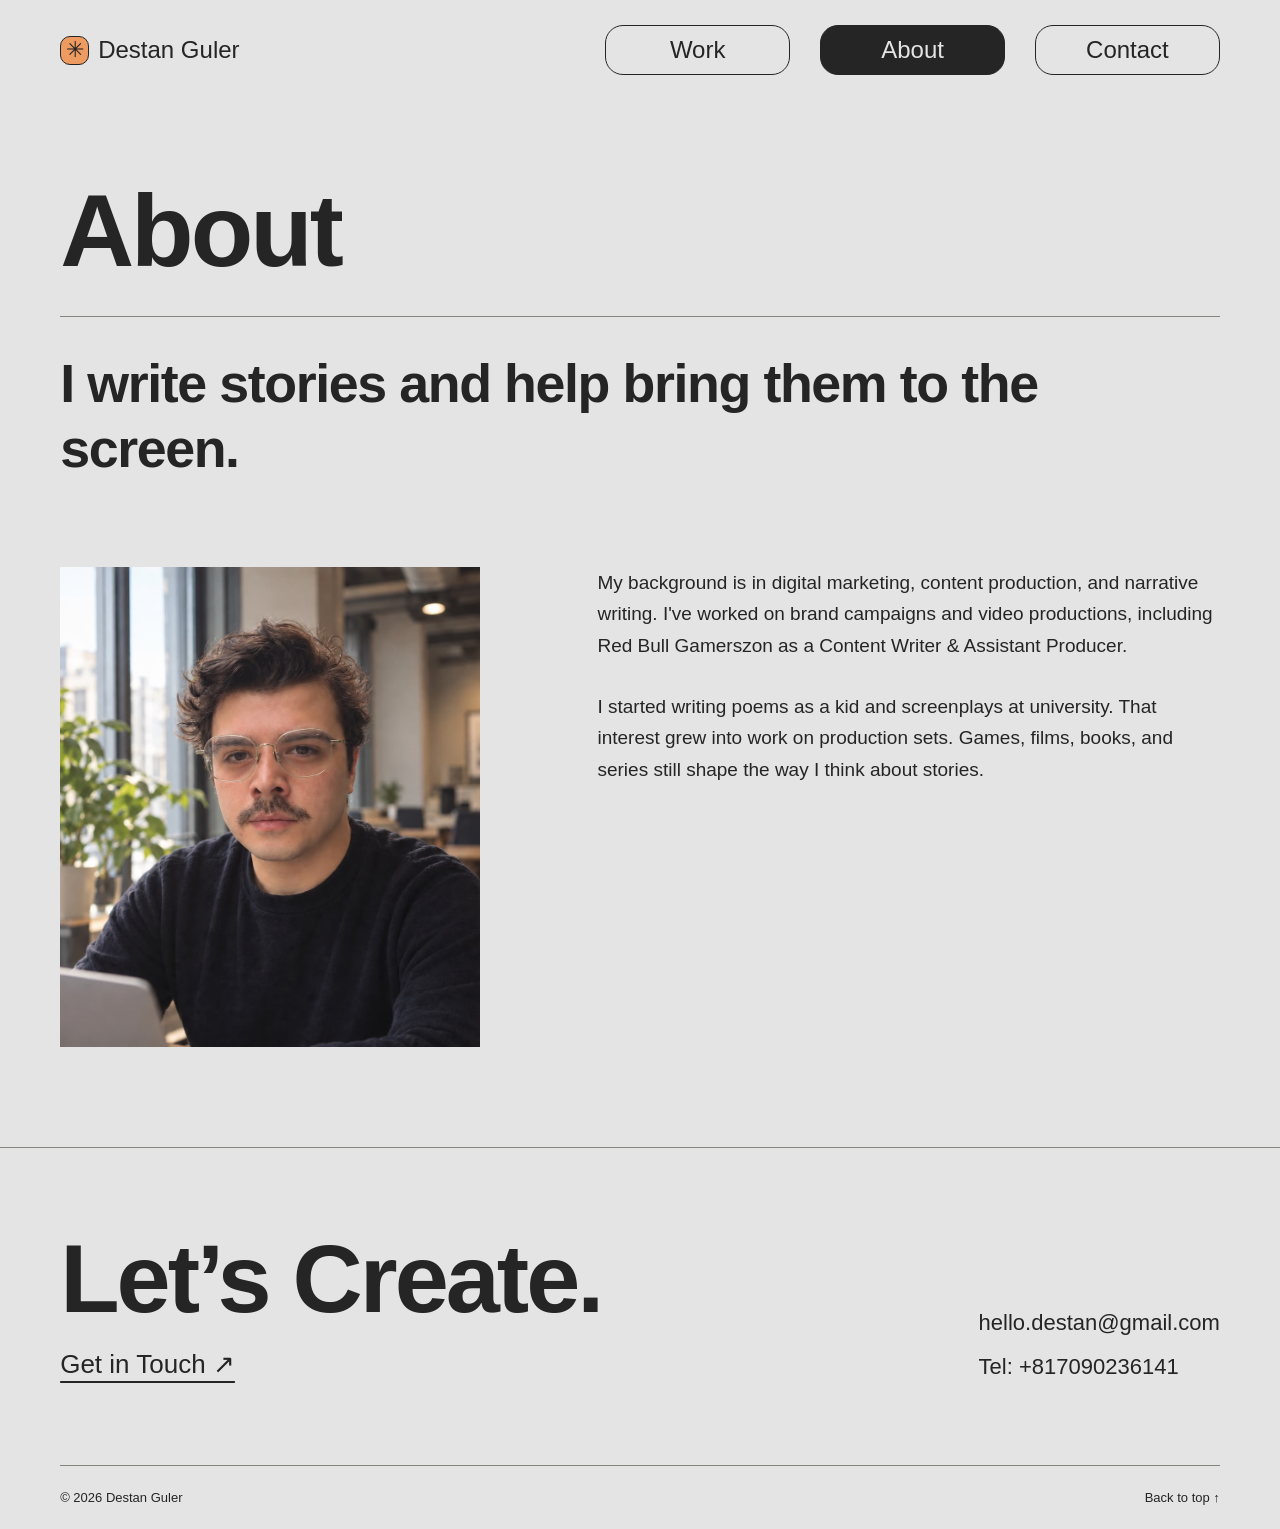
<file: about.html>
<!doctype html>
<html lang="en">
<head>
  <meta charset="utf-8">
  <meta name="viewport" content="width=device-width, initial-scale=1">
  <meta name="description" content="Destan Guler — Narrative Consultant &amp; Writer based in Tokyo.">
  <meta name="theme-color" content="#e4e4e4">
  <title>About — Destan Guler</title>
  <link rel="stylesheet" href="assets/site.css?v=portfolio-classic-6">
  <script type="module" src="assets/app.js?v=portfolio-classic-7"></script>
</head>
<body data-page="about">
  <a class="skip" href="#main">Skip to content</a>
  <header class="header shell">
    <a class="brand" href="index.html"><span class="brand-symbol" aria-hidden="true">✳</span><span class="brand-name">Destan Guler</span></a>
    <nav class="nav" aria-label="Main navigation"><a href="index.html#featured">Work</a><a href="about.html">About</a><a href="contact.html">Contact</a></nav>
  </header>
  <main id="main"><noscript>Please enable JavaScript to view the portfolio. Contact: <a href="mailto:hello.destan@gmail.com">hello.destan@gmail.com</a> · <a href="tel:+817090236141">+817090236141</a></noscript></main>
  <footer class="footer shell"><div class="footer-top"><div><h2>Let’s Create.</h2><a class="footer-cta" href="contact.html">Get in Touch ↗</a></div><div class="footer-contact"></div></div><div class="footer-bottom"><p class="copyright">Destan Guler</p><div class="social"></div><a href="#main">Back to top ↑</a></div></footer>
  <dialog id="video-dialog" class="video-dialog" aria-labelledby="video-title"><div class="dialog-bar"><h2 id="video-title"></h2><button class="icon-button" aria-label="Close video" autofocus>✕</button></div><div class="video-frame"></div><a class="external-video" target="_blank" rel="noopener">Open on YouTube ↗</a></dialog>
</body>
</html>
</file>
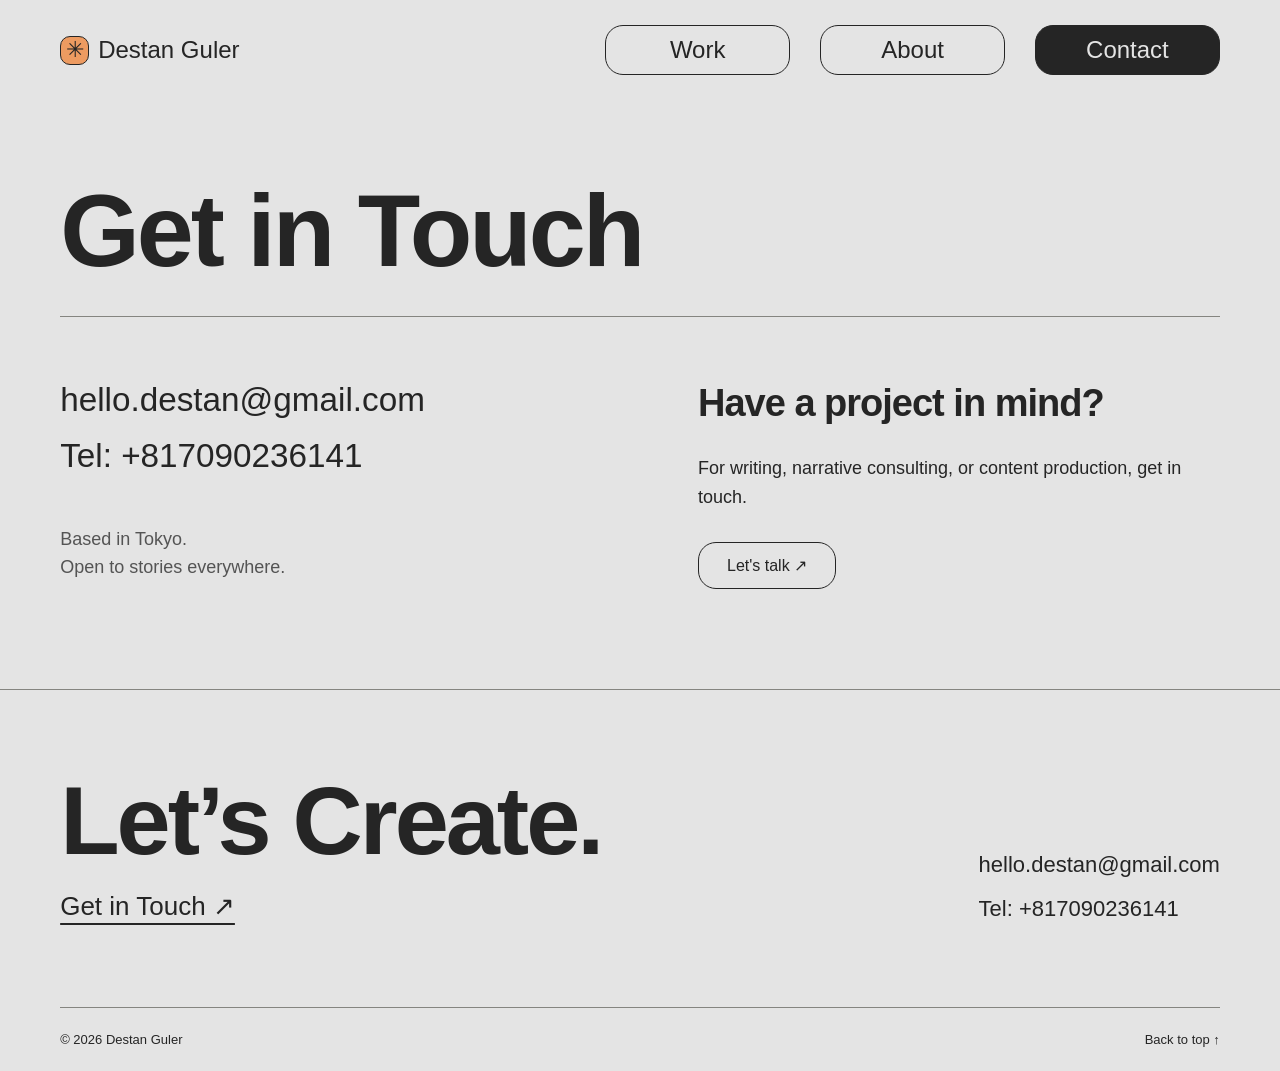
<file: contact.html>
<!doctype html>
<html lang="en">
<head>
  <meta charset="utf-8">
  <meta name="viewport" content="width=device-width, initial-scale=1">
  <meta name="description" content="Destan Guler — Narrative Consultant &amp; Writer based in Tokyo.">
  <meta name="theme-color" content="#e4e4e4">
  <title>Contact — Destan Guler</title>
  <link rel="stylesheet" href="assets/site.css?v=portfolio-classic-6">
  <script type="module" src="assets/app.js?v=portfolio-classic-7"></script>
</head>
<body data-page="contact">
  <a class="skip" href="#main">Skip to content</a>
  <header class="header shell">
    <a class="brand" href="index.html"><span class="brand-symbol" aria-hidden="true">✳</span><span class="brand-name">Destan Guler</span></a>
    <nav class="nav" aria-label="Main navigation"><a href="index.html#featured">Work</a><a href="about.html">About</a><a href="contact.html">Contact</a></nav>
  </header>
  <main id="main"><noscript>Please enable JavaScript to view the portfolio. Contact: <a href="mailto:hello.destan@gmail.com">hello.destan@gmail.com</a> · <a href="tel:+817090236141">+817090236141</a></noscript></main>
  <footer class="footer shell"><div class="footer-top"><div><h2>Let’s Create.</h2><a class="footer-cta" href="contact.html">Get in Touch ↗</a></div><div class="footer-contact"></div></div><div class="footer-bottom"><p class="copyright">Destan Guler</p><div class="social"></div><a href="#main">Back to top ↑</a></div></footer>
  <dialog id="video-dialog" class="video-dialog" aria-labelledby="video-title"><div class="dialog-bar"><h2 id="video-title"></h2><button class="icon-button" aria-label="Close video" autofocus>✕</button></div><div class="video-frame"></div><a class="external-video" target="_blank" rel="noopener">Open on YouTube ↗</a></dialog>
</body>
</html>
</file>
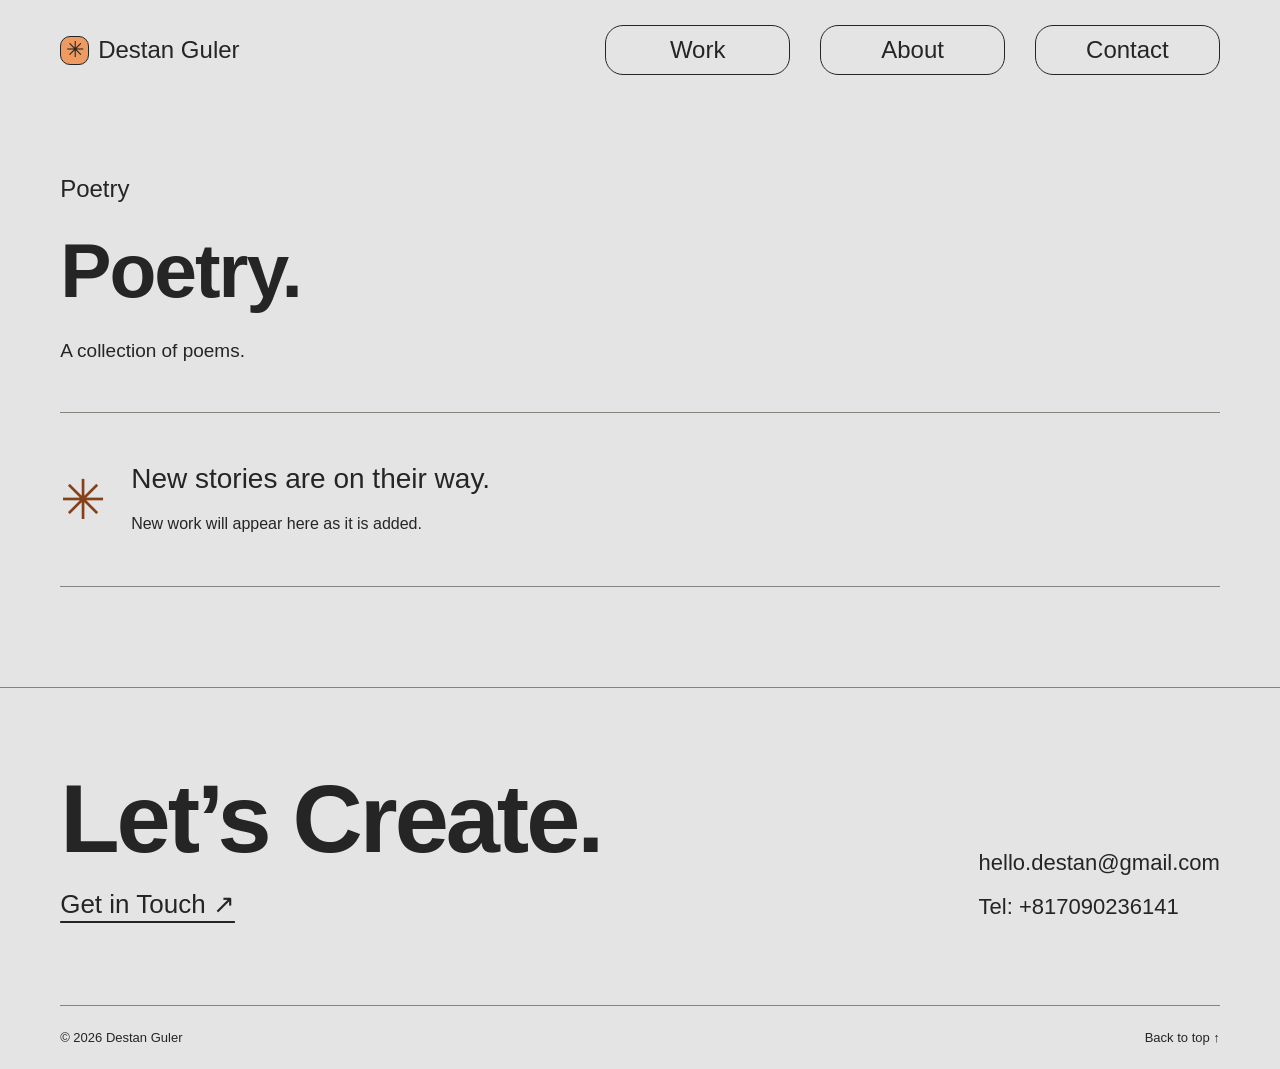
<file: poetry.html>
<!doctype html>
<html lang="en">
<head>
  <meta charset="utf-8">
  <meta name="viewport" content="width=device-width, initial-scale=1">
  <meta name="description" content="Destan Guler — Narrative Consultant &amp; Writer based in Tokyo.">
  <meta name="theme-color" content="#e4e4e4">
  <title>Poetry — Destan Guler</title>
  <link rel="stylesheet" href="assets/site.css?v=portfolio-classic-6">
  <script type="module" src="assets/app.js?v=portfolio-classic-7"></script>
</head>
<body data-page="poetry">
  <a class="skip" href="#main">Skip to content</a>
  <header class="header shell">
    <a class="brand" href="index.html"><span class="brand-symbol" aria-hidden="true">✳</span><span class="brand-name">Destan Guler</span></a>
    <nav class="nav" aria-label="Main navigation"><a href="index.html#featured">Work</a><a href="about.html">About</a><a href="contact.html">Contact</a></nav>
  </header>
  <main id="main"><noscript>Please enable JavaScript to view the portfolio. Contact: <a href="mailto:hello.destan@gmail.com">hello.destan@gmail.com</a> · <a href="tel:+817090236141">+817090236141</a></noscript></main>
  <footer class="footer shell"><div class="footer-top"><div><h2>Let’s Create.</h2><a class="footer-cta" href="contact.html">Get in Touch ↗</a></div><div class="footer-contact"></div></div><div class="footer-bottom"><p class="copyright">Destan Guler</p><div class="social"></div><a href="#main">Back to top ↑</a></div></footer>
  <dialog id="video-dialog" class="video-dialog" aria-labelledby="video-title"><div class="dialog-bar"><h2 id="video-title"></h2><button class="icon-button" aria-label="Close video" autofocus>✕</button></div><div class="video-frame"></div><a class="external-video" target="_blank" rel="noopener">Open on YouTube ↗</a></dialog>
</body>
</html>
</file>
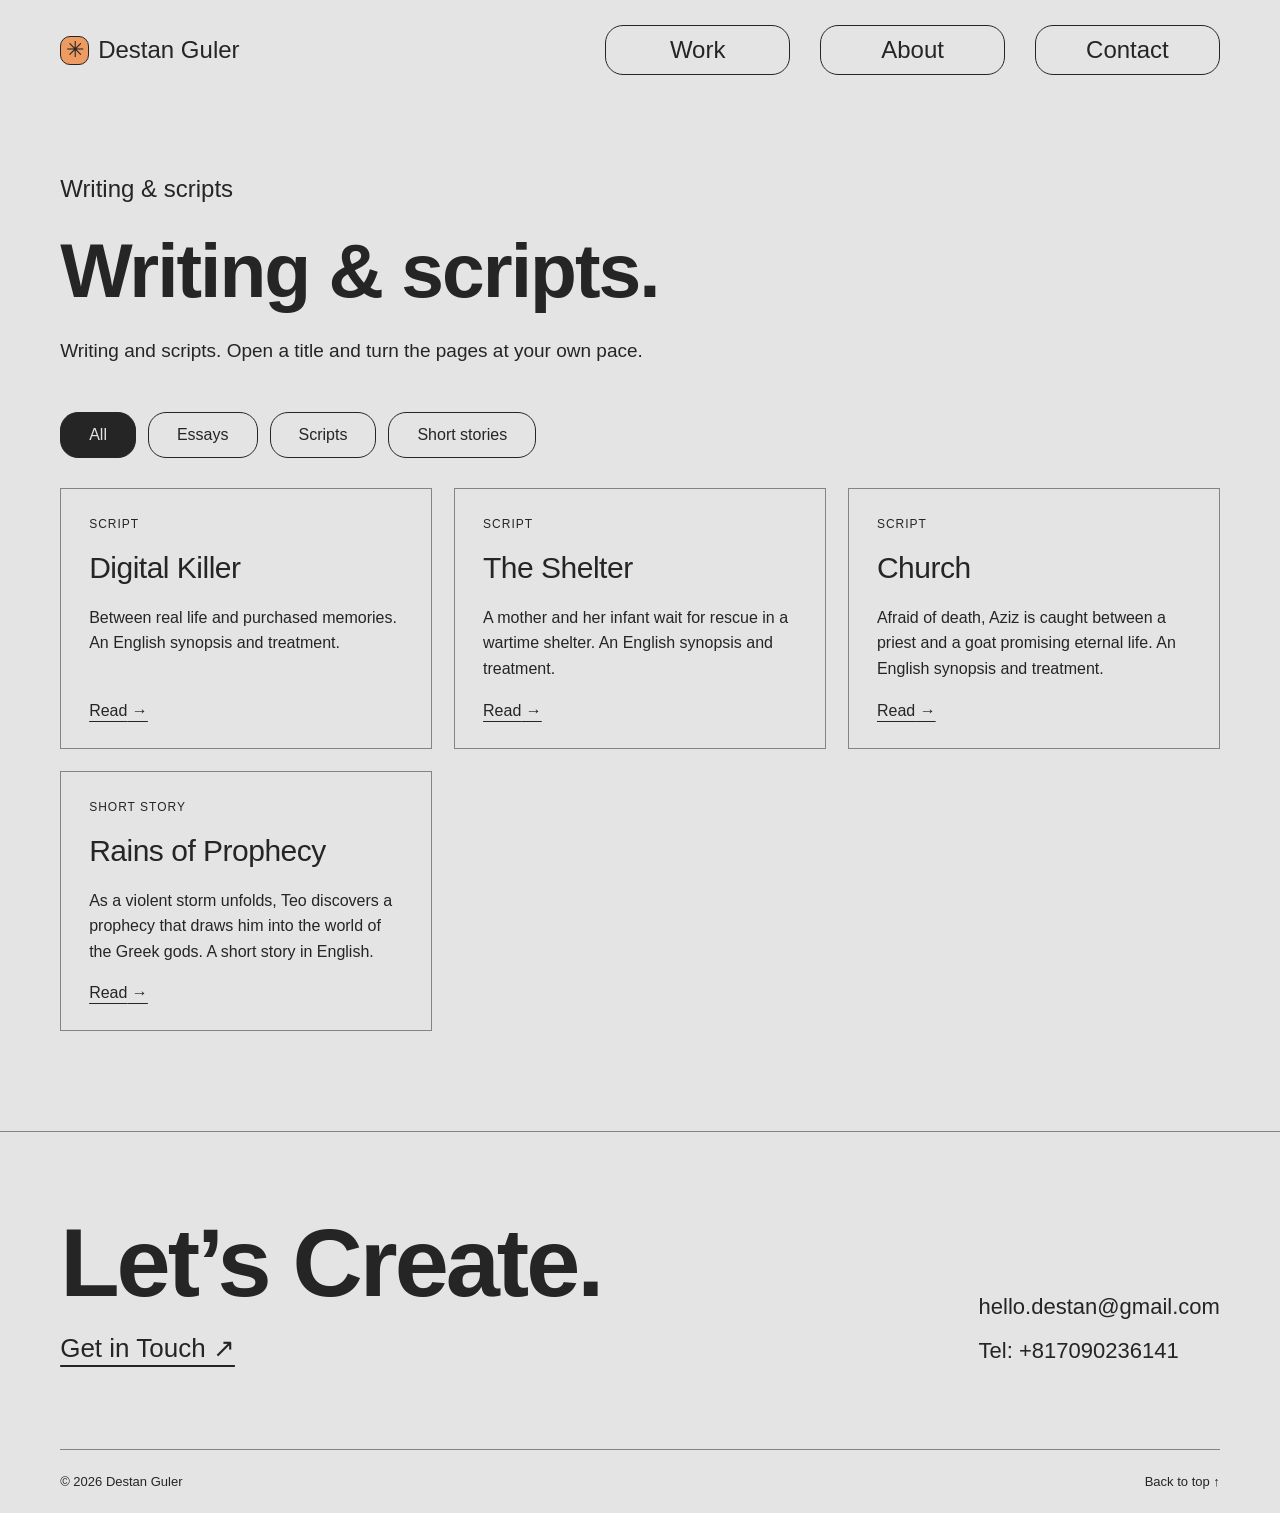
<file: writing.html>
<!doctype html>
<html lang="en">
<head>
  <meta charset="utf-8">
  <meta name="viewport" content="width=device-width, initial-scale=1">
  <meta name="description" content="Destan Guler — Narrative Consultant &amp; Writer based in Tokyo.">
  <meta name="theme-color" content="#e4e4e4">
  <title>Writing & scripts — Destan Guler</title>
  <link rel="stylesheet" href="assets/site.css?v=portfolio-classic-6">
  <script type="module" src="assets/app.js?v=portfolio-classic-7"></script>
</head>
<body data-page="writing">
  <a class="skip" href="#main">Skip to content</a>
  <header class="header shell">
    <a class="brand" href="index.html"><span class="brand-symbol" aria-hidden="true">✳</span><span class="brand-name">Destan Guler</span></a>
    <nav class="nav" aria-label="Main navigation"><a href="index.html#featured">Work</a><a href="about.html">About</a><a href="contact.html">Contact</a></nav>
  </header>
  <main id="main"><noscript>Please enable JavaScript to view the portfolio. Contact: <a href="mailto:hello.destan@gmail.com">hello.destan@gmail.com</a> · <a href="tel:+817090236141">+817090236141</a></noscript></main>
  <footer class="footer shell"><div class="footer-top"><div><h2>Let’s Create.</h2><a class="footer-cta" href="contact.html">Get in Touch ↗</a></div><div class="footer-contact"></div></div><div class="footer-bottom"><p class="copyright">Destan Guler</p><div class="social"></div><a href="#main">Back to top ↑</a></div></footer>
  <dialog id="video-dialog" class="video-dialog" aria-labelledby="video-title"><div class="dialog-bar"><h2 id="video-title"></h2><button class="icon-button" aria-label="Close video" autofocus>✕</button></div><div class="video-frame"></div><a class="external-video" target="_blank" rel="noopener">Open on YouTube ↗</a></dialog>
</body>
</html>
</file>
<file: assets/site.css>
:root { color-scheme:light; --bg:#e4e4e4; --bg2:#d8d8d5; --fg:#252525; --muted:#545454; --accent:#85421a; --line:#858580; --line2:#999994; --sans:Arial,Helvetica,sans-serif; font-family:var(--sans); color:var(--fg); background:var(--bg); }
*,*::before,*::after { box-sizing:border-box; }
body { margin:0; }
body:has(dialog[open]) { overflow:hidden; }
a { color:inherit; text-decoration:none; }
button,select { font:inherit; }
button { cursor:pointer; }
button:disabled { cursor:default; opacity:.45; }
:focus-visible { outline:3px solid var(--accent); outline-offset:5px; }
[hidden] { display:none!important; }
h1,h2,h3,p,figure { margin:0; }
.shell { width:min(100%,1600px); padding-inline:4.7%; margin-inline:auto; }
.skip { position:fixed; top:-100px; left:20px; z-index:30; padding:14px 20px; background:var(--fg); color:var(--bg); }
.skip:focus { top:12px; }
.header { min-height:100px; display:flex; align-items:center; justify-content:space-between; gap:30px; }
.brand { display:flex; gap:9px; align-items:center; white-space:nowrap; font-size:24px; }
.brand-symbol { display:grid; place-items:center; width:29px; height:29px; border:1px solid var(--fg); border-radius:10px; background:#ed9b61; font-size:22px; }
.nav { display:flex; width:53%; gap:30px; }
.nav a { flex:1; text-align:center; border:1px solid var(--fg); border-radius:18px; padding:10px 14px; font-size:24px; transition:background .2s,color .2s; }
.nav a:hover,.nav a[aria-current] { background:var(--fg); color:var(--bg); }
main { min-height:60vh; }
.hero { padding-top:90px; padding-bottom:82px; position:relative; }
.hero-copy { width:65%; }
.hero-tag { font-size:24px; line-height:1.4; margin-bottom:22px; }
.hero h1 { font-size:clamp(40px,4vw,64px); line-height:1.22; letter-spacing:-1.7px; font-weight:600; }
.portrait { display:grid; place-items:center; position:relative; overflow:hidden; background:#c7c4ba; aspect-ratio:7/8; }
.portrait img { width:100%; height:100%; object-fit:cover; }
.portrait:has(.monogram) { background:linear-gradient(135deg,#d4c7b4,#b1b4a5); }
.portrait:has(.monogram)::before { content:''; position:absolute; inset:18px; border:1px solid #65685b; }
.portrait:has(.monogram)::after { content:'WORDS / WORLDS'; position:absolute; bottom:36px; font-size:11px; letter-spacing:3px; }
.monogram { font-size:clamp(70px,8vw,120px); letter-spacing:-8px; font-family:Georgia,serif; font-style:italic; }
.hero .portrait { position:absolute; width:23%; right:7%; bottom:-115px; z-index:1; }
.pencil-banner { height:380px; background:#c5c0b5 url('pencils.jpg') center 50%/cover no-repeat; }
.featured { padding-top:70px; padding-bottom:80px; scroll-margin-top:30px; }
.section-title { font-size:30px; font-weight:400; margin-bottom:36px; }
.work-grid { display:grid; grid-template-columns:1fr 1fr; gap:50px 22px; }
.work-art { min-height:450px; padding:30px; display:flex; flex-direction:column; position:relative; overflow:hidden; }
.work-number { font-size:12px; letter-spacing:1px; text-transform:uppercase; z-index:1; }
.work-title { font-size:clamp(36px,4.8vw,76px); letter-spacing:-2px; line-height:1.04; max-width:85%; margin-block:auto; padding-block:55px; z-index:1; }
.work-status { font-size:12px; text-transform:uppercase; letter-spacing:2px; z-index:1; }
.work-0 .work-art { background:#cecec8; }
.work-0 .work-title { font-family:Georgia,serif; font-style:italic; }
.work-0 .work-art::after { content:''; position:absolute; width:180px; height:320px; background:#e9e5db; right:-50px; bottom:-55px; transform:rotate(25deg); box-shadow:-12px 6px 0 #bebeb7; }
.work-1 .work-art { background:#bdc6b6; }
.work-1 .work-title { font-weight:600; }
.work-1 .work-art::after { content:''; position:absolute; width:290px; height:290px; border:1px solid #707c66; border-radius:50%; bottom:-90px; right:-80px; box-shadow:0 0 0 22px #bdc6b6,0 0 0 23px #707c66; }
.work-2 .work-art { color:#f1eee5; background:#383b3b; }
.work-2 .work-title { max-width:70%; font-weight:600; }
.work-2 .work-art::after { content:'✳'; position:absolute; right:20px; bottom:12px; color:#a5b6b2; font-size:190px; }
.work-3 .work-art { background:#c2b6ca; }
.work-3 .work-title { font-family:Georgia,serif; font-style:italic; }
.work-caption { display:flex; justify-content:space-between; flex-wrap:wrap; gap:10px; padding-top:16px; }
.work-caption h3 { font-size:18px; font-weight:400; }
.work-caption>span { font-size:12px; color:var(--muted); }
.work-video { grid-column: auto; }
.work-video .work-art { background: #222; color: #fff; }
.work-video .work-art::after { content: ''; inset: 0; width: auto; height: auto; background: linear-gradient(90deg, #000d, #0007); }
.work-cover { position: absolute; inset: 0; width: 100%; height: 100%; object-fit: cover; }
.work-video .work-title { font-family: var(--sans); font-size: clamp(26px, 2.6vw, 38px); max-width: 100%; font-style: normal; }
a.work-card:hover .work-title { text-decoration:underline; text-decoration-thickness:1px; text-underline-offset:7px; }
.services { padding-block:70px 95px; border-top:1px solid var(--line); display:grid; grid-template-columns:1fr 2fr; }
.services ul { display:grid; grid-template-columns:1fr 1fr; list-style:none; margin:0; padding:0; gap:26px 20px; font-size:20px; text-transform:uppercase; }
.archive { padding-block:30px 70px; display:flex; gap:30px; justify-content:space-between; }
.archive>span { color:var(--muted); }
.archive>div { display:flex; flex-wrap:wrap; gap:30px; }
.archive a,.social a { text-decoration:underline; text-underline-offset:5px; }
.footer { border-top:1px solid var(--line); padding-top:75px; }
.footer-top { display:flex; justify-content:space-between; align-items:flex-end; gap:40px; padding-bottom:85px; }
.footer h2 { font-size:clamp(52px,7.6vw,108px); letter-spacing:-3px; font-weight:600; margin-bottom:14px; }
.footer-cta { display:inline-block; font-size:26px; text-decoration:underline; text-underline-offset:8px; }
.contact-details { display:flex; flex-direction:column; align-items:flex-start; gap:18px; font-size:22px; }
.contact-details a { overflow-wrap:anywhere; }
.contact-details a:hover { text-decoration:underline; text-underline-offset:4px; }
.footer-bottom { border-top:1px solid var(--line); padding-block:24px; display:flex; justify-content:space-between; flex-wrap:wrap; gap:20px; font-size:13px; }
.social { display:flex; gap:20px; }
.about-page,.contact-page { padding-top:75px; padding-bottom:100px; }
.page-title { font-size:clamp(60px,8vw,108px); line-height:1.1; letter-spacing:-3px; padding-bottom:28px; border-bottom:1px solid var(--line); margin-bottom:34px; }
.about-headline { font-size:clamp(32px,4.2vw,62px); line-height:1.22; letter-spacing:-1.4px; font-weight:600; max-width:1050px; }
.about-body { display:grid; grid-template-columns:1fr 1.4fr; gap:8%; margin-top:85px; align-items:start; }
.about-body .portrait { width:100%; max-width:420px; }
.prose { font-size:19px; line-height:1.65; }
.prose p+p { margin-top:30px; }
.experience-list { margin-top:80px; }
.experience { display:grid; grid-template-columns:1fr 2fr; gap:30px; padding:24px 0; border-top:1px solid var(--line); line-height:1.6; }
.contact-layout { display:grid; grid-template-columns:1fr 1fr; gap:10%; padding-top:30px; }
.contact-page .contact-details { font-size:clamp(22px,2.6vw,36px); }
.location { margin-top:50px; font-size:18px; line-height:1.6; color:var(--muted); }
.contact-invitation h2 { font-size:38px; letter-spacing:-1px; line-height:1.2; margin-bottom:28px; }
.contact-invitation p { font-size:18px; line-height:1.6; margin-bottom:30px; }
.button,.filter { display:inline-block; border:1px solid var(--fg); border-radius:18px; padding:13px 28px; background:transparent; color:var(--fg); }
.button:hover,.filter:hover,.filter[aria-pressed="true"] { color:var(--bg); background:var(--fg); }
.library { padding-top:75px; padding-bottom:100px; }
.page-hero { margin-bottom:45px; max-width:1050px; }
.eyebrow { font-size:24px; margin-bottom:25px; }
.page-hero h1 { font-size:clamp(40px,6vw,80px); line-height:1.1; letter-spacing:-2px; margin-bottom:24px; }
.lead { font-size:19px; line-height:1.6; }
.filters { display:flex; flex-wrap:wrap; gap:12px; margin-bottom:30px; }
.grid { display:grid; grid-template-columns:repeat(3,minmax(0,1fr)); gap:22px; }
.card { border:1px solid var(--line); padding:28px; min-height:250px; display:flex; flex-direction:column; align-items:flex-start; gap:20px; }
.card:hover { background:#d8d8d4; }
.card h3 { font-size:30px; font-weight:500; letter-spacing:-.5px; }
.card p { font-size:16px; line-height:1.6; }
.meta { font-size:12px; text-transform:uppercase; letter-spacing:1px; }
.arrow { margin-top:auto; text-decoration:underline; text-underline-offset:5px; }
.video-card { padding:0; gap:0; }
.video-cover { position:relative; width:100%; }
.video-cover img { display:block; width:100%; aspect-ratio:16/9; object-fit:cover; }
.play { position:absolute; inset:0; display:grid; place-items:center; color:white; font-size:35px; }
.video-body { padding:26px; display:grid; gap:20px; }
.empty { display:flex; align-items:center; gap:25px; padding:50px 0; border-block:1px solid var(--line); }
.empty-symbol { font-size:55px; color:var(--accent); }
.empty h2 { margin-bottom:16px; font-size:28px; font-weight:500; }
.empty p { line-height:1.6; }
.notice { padding-block:80px; }
@media(min-width:1600px) { .pencil-banner { height:440px; } }
@media(max-width:900px) {
  .header { min-height:90px; gap:20px; } .brand { font-size:20px; } .nav { width:52%; gap:12px; } .nav a { font-size:19px; padding:10px; }
  .hero { padding-top:65px; } .hero-copy { width:68%; } .hero h1 { font-size:39px; } .hero-tag { font-size:19px; } .hero .portrait { right:5%; bottom:-65px; }
  .pencil-banner { height:280px; } .work-art { min-height:340px; padding:24px; } .services { grid-template-columns:1fr; gap:15px; }
  .footer-top { align-items:flex-start; } .footer .contact-details { font-size:17px; } .grid { grid-template-columns:1fr 1fr; } .contact-layout { gap:6%; }
}
@media(max-width:600px) {
  .shell { padding-inline:22px; } .header { padding-top:23px; padding-bottom:18px; flex-wrap:wrap; gap:23px; } .brand { font-size:21px; }
  .nav { width:100%; gap:10px; } .nav a { font-size:17px; border-radius:15px; padding:9px; }
  .hero { padding-top:45px; padding-bottom:0; } .hero-copy { width:100%; } .hero-tag { font-size:17px; margin-bottom:20px; }
  .hero h1 { font-size:clamp(32px,9vw,48px); letter-spacing:-1.1px; } .hero .portrait { position:relative; width:48%; right:auto; bottom:-45px; margin:-12px 5px 0 auto; }
  .pencil-banner { height:220px; background-position:40% center; } .featured { padding-top:45px; padding-bottom:50px; } .section-title { font-size:26px; margin-bottom:28px; }
  .work-grid,.grid { grid-template-columns:1fr; gap:30px; } .work-art { min-height:360px; } .work-title { font-size:52px; } .work-caption h3 { font-size:17px; }
  .services { padding-block:45px; } .services ul { font-size:14px; gap:22px 18px; line-height:1.5; }
  .archive { flex-direction:column; padding-block:25px 45px; gap:20px; } .archive>div { flex-direction:column; gap:16px; }
  .footer { padding-top:45px; } .footer h2 { letter-spacing:-2px; } .footer-top { flex-direction:column; gap:38px; padding-bottom:45px; } .footer-cta { font-size:22px; } .footer-bottom { font-size:12px; gap:20px 14px; }
  .about-page,.contact-page,.library { padding-top:45px; padding-bottom:60px; } .page-title { font-size:60px; letter-spacing:-2px; } .about-headline { font-size:34px; letter-spacing:-1px; }
  .about-body { grid-template-columns:1fr; gap:35px; margin-top:45px; } .about-body .portrait { max-width:280px; } .prose { font-size:17px; }
  .contact-layout { grid-template-columns:1fr; gap:50px; padding-top:12px; } .contact-invitation h2 { font-size:32px; } .contact-page .contact-details { font-size:25px; } .location { margin-top:30px; }
  .experience { grid-template-columns:1fr; gap:12px; } .page-hero h1 { font-size:42px; } .eyebrow { font-size:20px; } .empty { align-items:flex-start; }
}
@media(prefers-reduced-motion:reduce) { *,*::before,*::after { animation:none!important; transition:none!important; scroll-behavior:auto!important; } }

dialog { color: var(--fg); background: var(--bg); border: 1px solid var(--line); padding: 0; border-radius: 0; }
dialog::backdrop { background: rgba(0,0,0,.88); backdrop-filter: blur(6px); }
.reader { width: min(1100px, 96vw); height: 94svh; max-width: none; max-height: none; }
.reader[open] { display: flex; flex-direction: column; }
.dialog-bar { display: flex; justify-content: space-between; align-items: center; gap: 16px; padding: 16px 24px; border-bottom: 1px solid var(--line); }
.dialog-bar h2 { margin: 0; font: 400 15px var(--sans); overflow: hidden; text-overflow: ellipsis; white-space: nowrap; }
.icon-button { background: transparent; border: 1px solid var(--line2); border-radius: 0; min-width: 36px; min-height: 36px; color: var(--fg); flex-shrink: 0; }
.icon-button:hover { border-color: var(--fg); }
.reader-tools { display: flex; justify-content: center; align-items: center; flex-wrap: wrap; gap: 14px; padding: 12px; border-bottom: 1px solid var(--line); font-size: 12px; color: var(--muted); }
.reader-tools a { text-decoration: underline; text-underline-offset: 3px; color: var(--accent); }
.reader-tools select { background: var(--bg2); border: 1px solid var(--line2); border-radius: 0; padding: 6px 10px; font-size: 12px; color: var(--fg); }
.reader-message { text-align: center; font-size: 12px; padding: 8px 16px; min-height: 32px; margin: 0; color: var(--muted); }
.reader-stage { flex: 1; min-height: 0; overflow: auto; padding: 32px; background: #080808; }
.book-mount { width: fit-content; margin: 0 auto; }
.book-page { position: relative; background: #1a1a18; box-shadow: 2px 2px 0 #111, 4px 4px 0 #333, 6px 6px 0 #0a0a0a, 0 10px 40px #000a; }
.book-sheet { background: #f8f7f2; overflow: hidden; }
.book-sheet img { display: block; width: 100%; height: 100%; object-fit: contain; user-select: none; }
.book-sheet::after { content: ''; position: absolute; inset: 0; pointer-events: none; background: linear-gradient(90deg, rgba(0,0,0,.08), transparent 4%); }
.reader-bottom { display: flex; align-items: center; justify-content: space-between; gap: 12px; padding: 14px 24px; border-top: 1px solid var(--line); }
.reader-bottom span { color: var(--muted); font-size: 12px; white-space: nowrap; }
.page-text { margin: 24px auto 0; max-width: 720px; padding: 20px; background: var(--bg2); line-height: 1.8; border: 1px solid var(--line); }
.page-text summary { cursor: pointer; font-size: 11px; color: var(--accent); letter-spacing: 1px; }
.page-text p { white-space: pre-wrap; margin: 20px 0 0; font-size: 14px; color: var(--muted); }
.video-dialog { width: min(1000px, 95vw); }
.video-dialog iframe { display: block; width: 100%; aspect-ratio: 16 / 9; border: 0; }
.video-dialog .external-video { display: block; margin: 16px 22px; font-size: 12px; color: var(--muted); text-decoration: underline; }
.notice { padding: 40px; border: 1px solid var(--line); line-height: 1.8; }
.notice h1 { font-size: 32px; margin-bottom: 12px; }
.notice p { color: var(--muted); margin: 0; }
.reader-bottom .button { font-size: 14px; padding: 10px 14px; white-space: nowrap; }
@media (max-width: 600px) {
  .reader { width: 100vw; height: 100svh; border: 0; }
  .dialog-bar { padding: 12px 16px; }
  .reader-stage { padding: 16px; }
  .reader-bottom { padding: 12px; gap: 8px; }
}

.work-card, .video-card, .video-body { min-width: 0; }
.work-title, .video-body h3 { overflow-wrap: anywhere; }
.role { font-weight: 600; }

.work-video .work-art::after { border: 0; border-radius: 0; box-shadow: none; transform: none; }
.work-video .work-title { font-weight: 400; }
</file>
